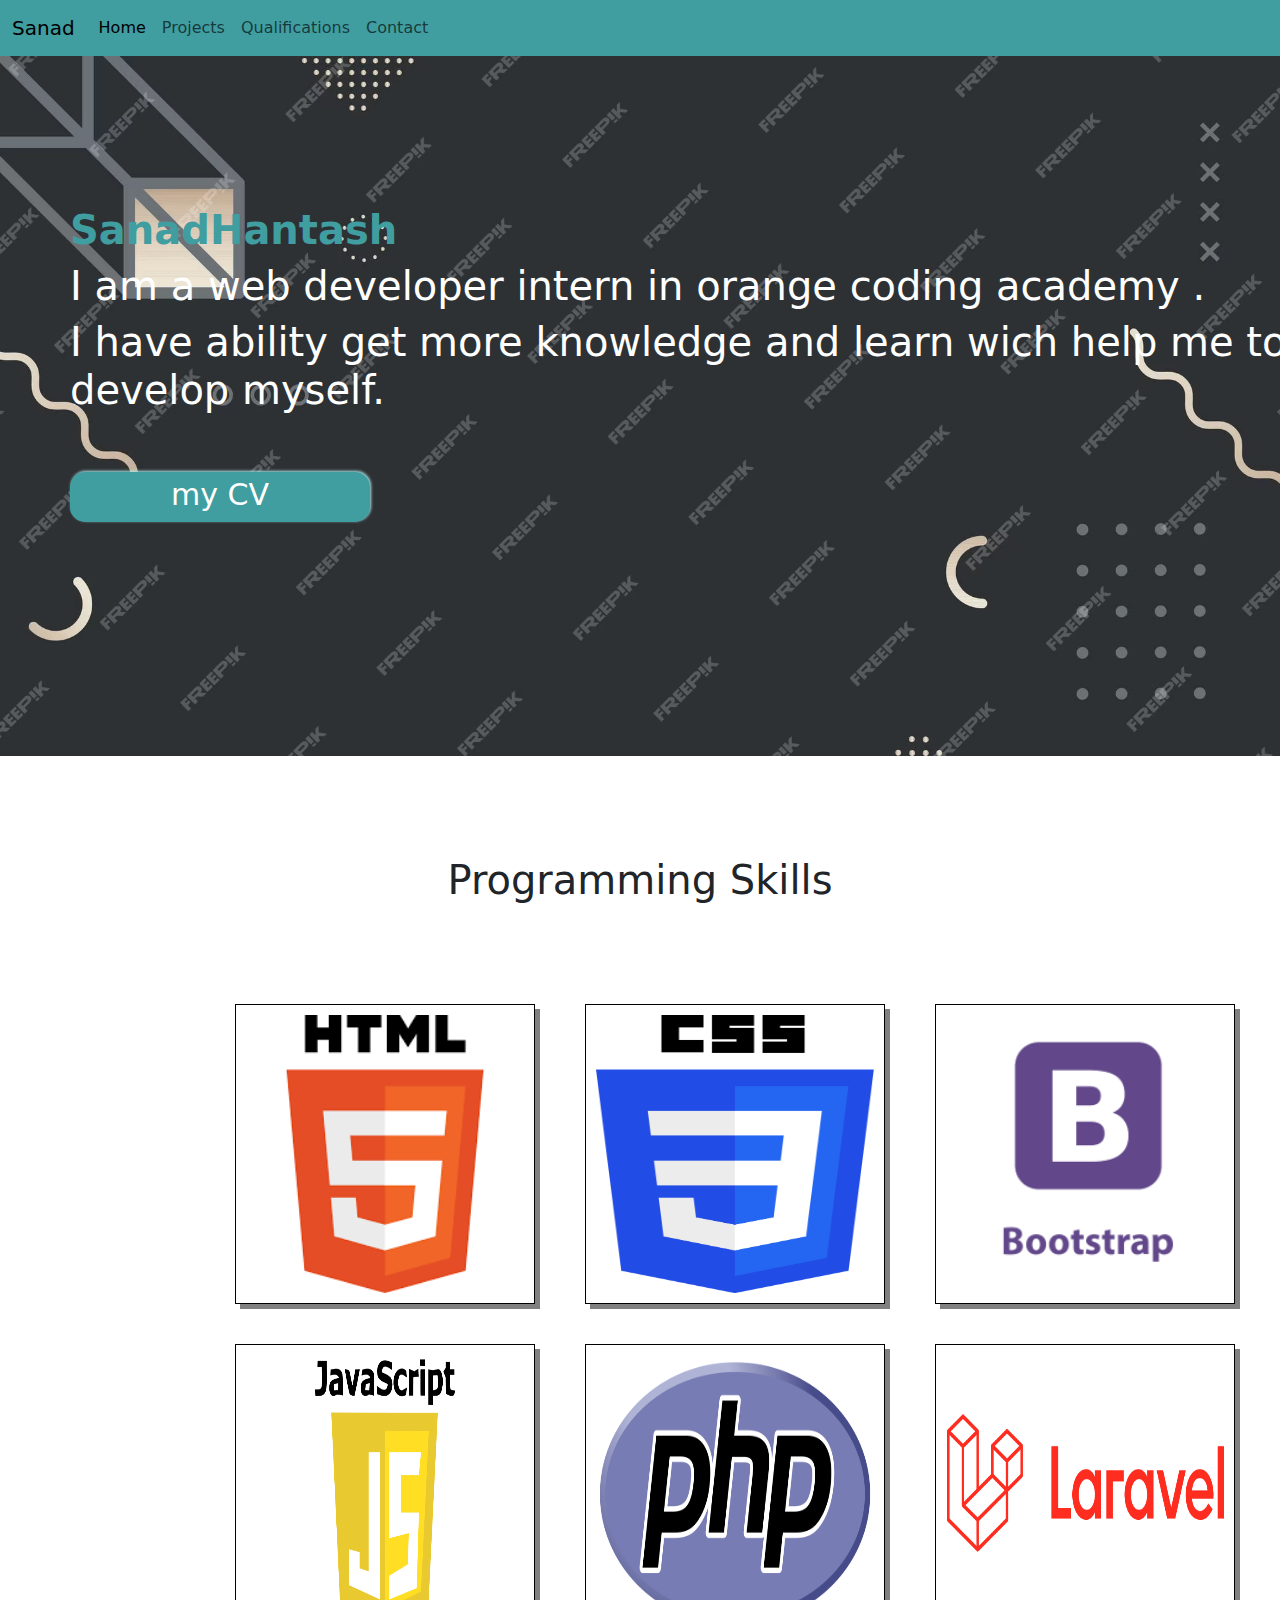
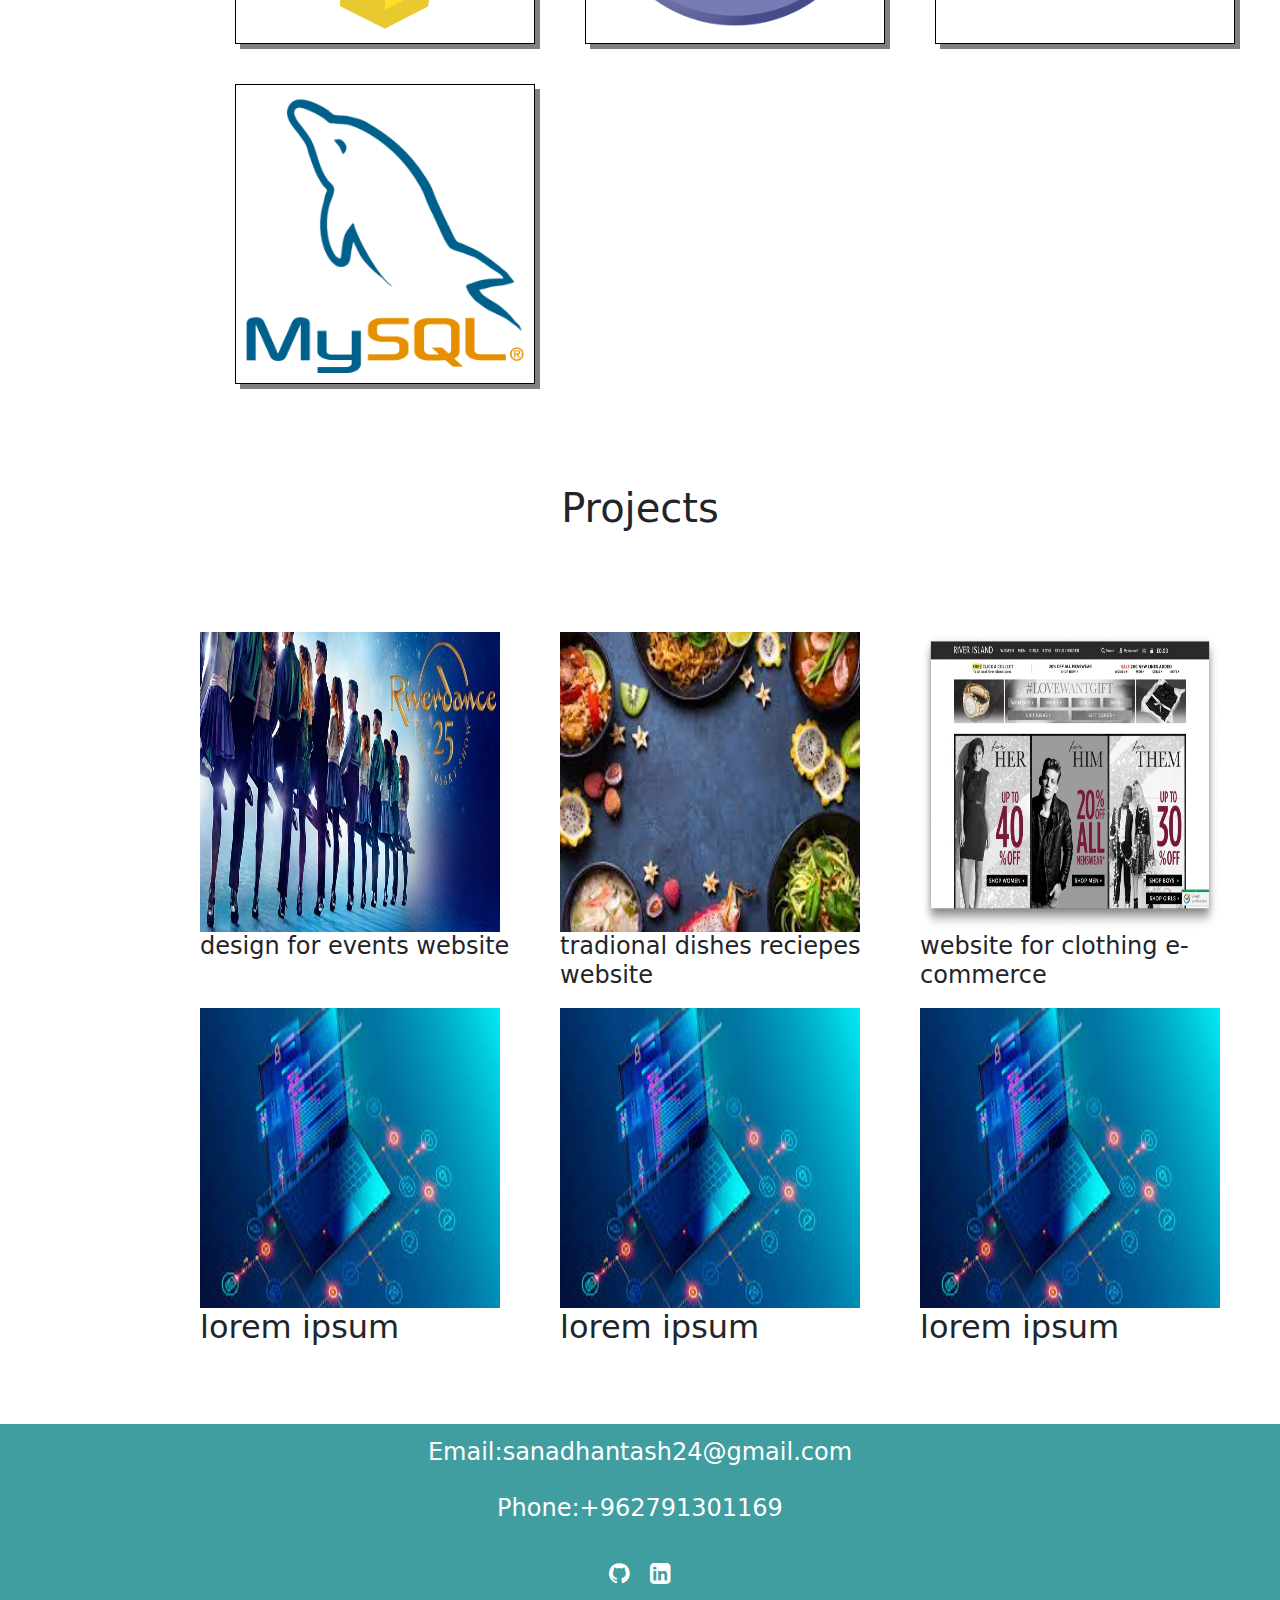
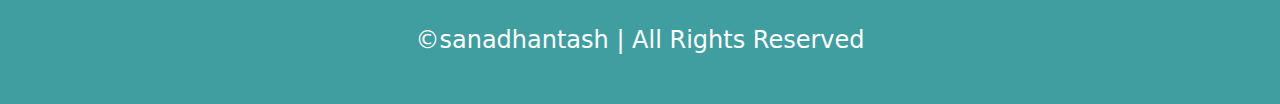
<file: index.html>
<!DOCTYPE html>
<html lang="en">
<head>
    <meta charset="UTF-8">
    <meta name="viewport" content="width=device-width, initial-scale=1.0">
    <title>Home</title>
    <link rel="stylesheet" href="style.css">
    <link href="https://cdn.jsdelivr.net/npm/bootstrap@5.3.2/dist/css/bootstrap.min.css" rel="stylesheet" integrity="sha385-T3c6CoIi6uLrA9TneNEoa7RxnatzjcDSCmG1MXxSR1GAsXEV/Dwwykc2MPK8M2HN" crossorigin="anonymous">
    <script src="https://cdn.jsdelivr.net/npm/bootstrap@5.3.2/dist/js/bootstrap.bundle.min.js" integrity="sha384-C6RzsynM9kWDrMNeT87bh95OGNyZPhcTNXj1NW7RuBCsyN/o0jlpcV8Qyq46cDfL" crossorigin="anonymous"></script>
    <link rel="stylesheet" href="https://cdnjs.cloudflare.com/ajax/libs/font-awesome/4.7.0/css/font-awesome.min.css">
</head>
<body>
    
  
        <nav class="navbar navbar-expand-lg " style="background-color: rgb(64, 157, 160);">
            <div class="container-fluid">
                <a class="navbar-brand" href="#">Sanad</a>
                <button class="navbar-toggler" type="button" data-bs-toggle="collapse" data-bs-target="#navbarNav" aria-controls="navbarNav" aria-expanded="false" aria-label="Toggle navigation">
                    <span class="navbar-toggler-icon"></span>
                </button>
                <div class="collapse navbar-collapse" id="navbarNav">
                    <ul class="navbar-nav">
                    <li class="nav-item">
                        <a class="nav-link active" aria-current="page" href="#">Home</a>
                    </li>
                    <li class="nav-item">
                        <a class="nav-link" href="#myprojects">Projects</a>
                    </li>
                    <li class="nav-item">
                        <a class="nav-link" href="time.html">Qualifications</a>
                    </li>
                    <li class="nav-item">
                        <a class="nav-link" href="#contacts">Contact</a>
                    </li>
                    </ul>
                </div>
                </div>
            </nav>
        <div class="hero">

            <div>
                <h1 class="animate">SanadHantash</h1>
                <h1>I am a web developer intern in  orange coding academy .</h1>
                <h1>I have ability get more knowledge and learn wich help me to develop myself.</h1>
                <a href="CV.docx" download class="cv">
                    my CV
                </a>
            </div>
        </div>
    
      
        <h1 class="skill">Programming Skills</h1>
                <div class="skills">
                    <img src="media/html.png" alt="html">
                    <img src="media/CSS3_logo_and_wordmark.svg.png" alt="html">
                    <img src="media/bootstrap-tutorial.png" alt="html">
                    <img src="media/JavaScript-Symbol.png" alt="html">
                    <img src="media/PHP-logo.svg.png" alt="html">
                    <img src="media/1677780279349.png" alt="html">
                    <img src="media/mysql.png" alt="html">
                </div>
            
        
    
    

        <div id="myprojects">
            <h1 class="project">Projects</h1>
            <div class="projects">
                <div class="project1">
                    <a href="detail.html" target="_blank"><div class="image">
                        <img class="photo" src="media/events.jpg" alt="events">
                        <div class="overlay">
                            <div class="title">events world</div>
                        </div>
                    </div></a>
                    <h4>design for events website</h4>
                </div>
                <div class="project2">
                    <div class="image">
                        <img class="photo" src="media/food.jfif" alt="foods">
                        <div class="overlay">
                            <div class="title">my recipe</div>
                        </div>
                    </div>
                    <h4>tradional dishes reciepes website</h4>
                </div>
              
                    
                    <div class="project3">
                        <div class="image">
                            <img class="photo" src="media/63e0d49f7b82cc168c2d9ba7_9_River_Island.jpeg" alt="sports">
                            <div class="overlay">
                                <div class="title">Sport website</div>
                            </div>
                        </div>
                        <h4>website for clothing e-commerce</h4>
                    </div>
                <div class="project4">
                    <div class="image">
                        <img class="photo" src="media/coming.jfif" alt="education">
                        <div class="overlay">
                            <div class="title">>comming soon<</div>
                        </div>
                    </div>
                    <h2>lorem ipsum</h2>
                </div>
                <div class="project5">
                    <div class="image">
                        <img class="photo" src="media/coming.jfif" alt="events">
                        <div class="overlay">
                            <div class="title">comming soon</div>
                        </div>
                    </div>
                    <h2>lorem ipsum</h2>
                </div>
                <div class="project6">
                    <div class="image">
                        <img class="photo" src="media/coming.jfif" alt="events">
                        <div class="overlay">
                            <div class="title">comming soon</div>
                        </div>
                    </div>
                    <h2>lorem ipsum</h2>
                </div>
            </div>
     
        
        
<div id="contacts">
        </body>

    <footer class="footer">
 
        
            <div class="flex">
                <div class="information">
                    <div class="email"> Email: <a href="mailto:sanadhantash24@gmail.com">sanadhantash24@gmail.com</a></div>
                    <div class="phone">Phone: <a href="tel:+962791301169">+962791301169</a></div>
                    <div class="links">
                        <div class="github">
                            <a href="https://github.com/SanadHantash" class="github" target="_blank"><i style="font-size:24px" class="fa">&#xf09b;</i></a>
                        </div>
                        <div class="linkedin">
                            <a href="https://www.linkedin.com/in/sanad-hantash-486080167/" class="linkedin" target="_blank"><i style="font-size:24px" class="fa">&#xf08c;</i></a>
                        </div>    
                    </div>
                    <div class="copyright">
                        &copy;sanadhantash | All Rights Reserved
                    </div>
                </div>
            </div>
    </footer>
</div>
</html>
</file>
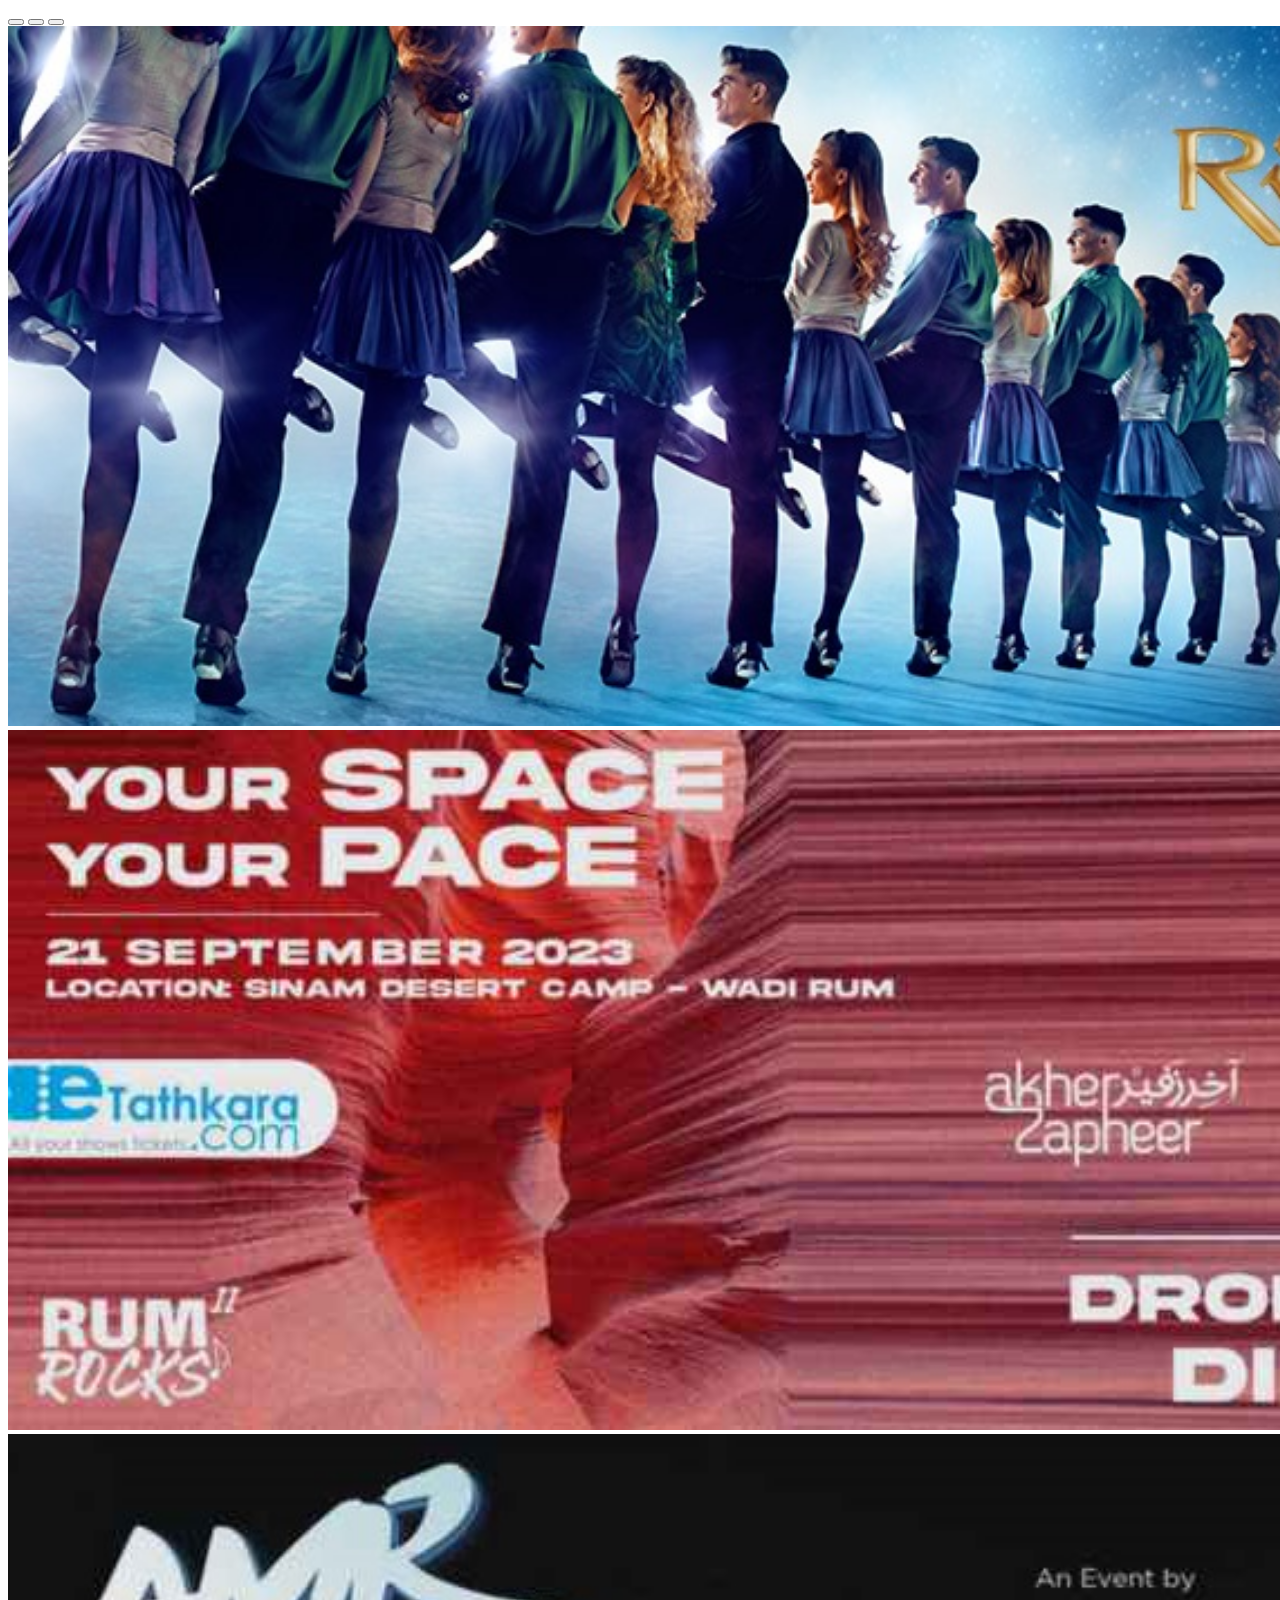
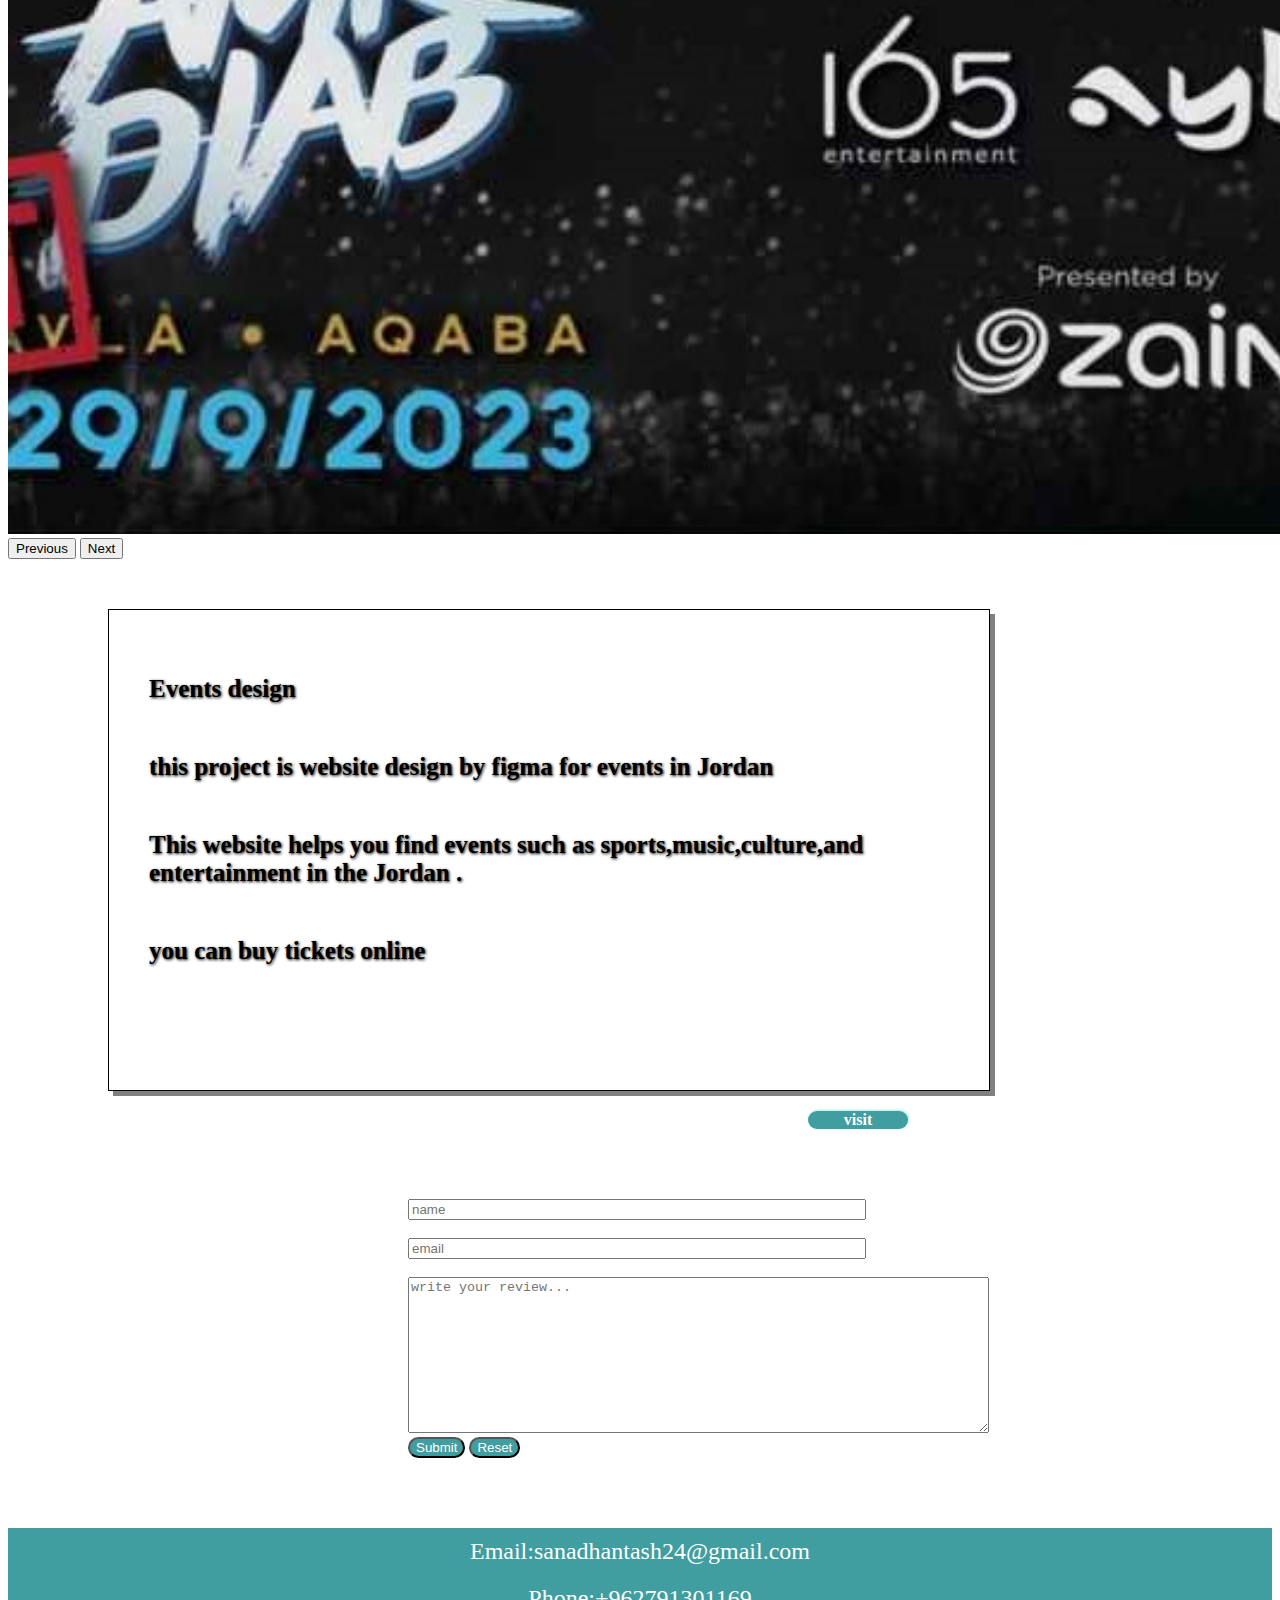
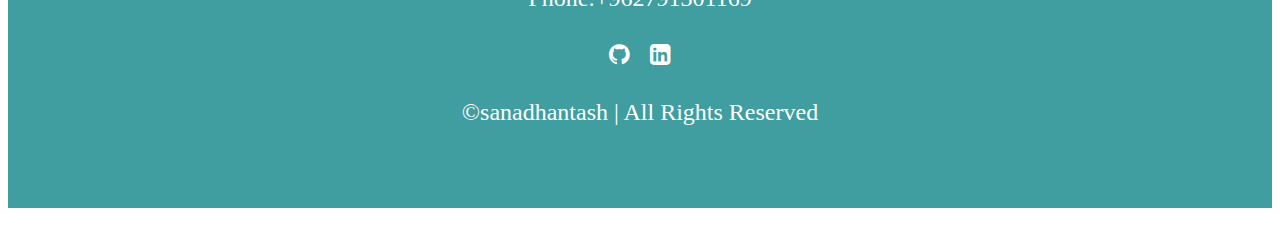
<file: detail.html>
<!DOCTYPE html>
<html lang="en">
<head>
    <meta charset="UTF-8">
    <meta name="viewport" content="width=device-width, initial-scale=1.0">
    <title>Detail</title>
    <link rel="stylesheet" href="detail.css">
    <link href="https://cdn.jsdelivr.net/npm/bootstrap@5.3.2/dist/css/bootstrap.min.css" rel="stylesheet" integrity="sha384-T3c6CoIi6uLrA9TneNEoa7RxnatzjcDSCmG1MXxSR1GAsXEV/Dwwykc2MPK8M2HN" crossorigin="anonymous">
    <script src="https://cdn.jsdelivr.net/npm/bootstrap@5.3.2/dist/js/bootstrap.bundle.min.js" integrity="sha384-C6RzsynM9kWDrMNeT87bh95OGNyZPhcTNXj1NW7RuBCsyN/o0jlpcV8Qyq46cDfL" crossorigin="anonymous"></script>
    <link rel="stylesheet" href="https://cdnjs.cloudflare.com/ajax/libs/font-awesome/4.7.0/css/font-awesome.min.css">
</head>
<body>
 
    <div id="carouselExampleIndicators" class="carousel slide">
        <div class="carousel-indicators">
          <button type="button" data-bs-target="#carouselExampleIndicators" data-bs-slide-to="0" class="active" aria-current="true" aria-label="Slide 1"></button>
          <button type="button" data-bs-target="#carouselExampleIndicators" data-bs-slide-to="1" aria-label="Slide 2"></button>
          <button type="button" data-bs-target="#carouselExampleIndicators" data-bs-slide-to="2" aria-label="Slide 3"></button>
        </div>
        <div class="carousel-inner">
          <div class="carousel-item active">
            <img src="media/events.jpg" class="d-block w-100" alt="..." height="700px">
          </div>
          <div class="carousel-item">
            <img src="media/e.jfif" class="d-block w-100" alt="..." height="700px">
          </div>
          <div class="carousel-item">
            <img src="media/d.jfif" class="d-block w-100" alt="..." height="700px">
          </div>
        </div>
        <button class="carousel-control-prev" type="button" data-bs-target="#carouselExampleIndicators" data-bs-slide="prev">
          <span class="carousel-control-prev-icon" aria-hidden="true"></span>
          <span class="visually-hidden">Previous</span>
        </button>
        <button class="carousel-control-next" type="button" data-bs-target="#carouselExampleIndicators" data-bs-slide="next">
          <span class="carousel-control-next-icon" aria-hidden="true"></span>
          <span class="visually-hidden">Next</span>
        </button>
      </div>
    <div class="details">
        
        <h3>Events design</h3> 
        <h3>this project is website design by figma for events in Jordan</h3>
        <h3>This website helps you find events such as sports,music,culture,and entertainment in the Jordan .</h3> 
        <h3>you can buy tickets online</h3>
    </div>

        <a href="https://www.figma.com/file/S27zKxxoKDPd55x6BgWcfE/Event-Mockup?type=design&node-id=0-1&mode=design&t=lgg1K7q1w4LCezgd-0" target="_blank" class="figma"><h4 class="figma">visit</h4></a>
        
        <div class="feedback">
            <form action="#" method="post">
                <input type="text" placeholder="name" required><br><br>
                <input type="email" placeholder="email" required><br><br>
                <textarea rows="10" cols="70" placeholder="write your review..."></textarea><br>
                    <div class="buttons"></div>
                    <button type="submit" value="Submit">Submit</button>
                    <button type="reset" value="Reset">Reset</button>
            </form>
        </div>
</body>

<footer class="footer">
 
        
    <div class="flex">
        <div class="information">
            <div class="email"> Email: <a href="mailto:sanadhantash24@gmail.com">sanadhantash24@gmail.com</a></div>
            <div class="phone">Phone: <a href="tel:+962791301169">+962791301169</a></div>
            <div class="links">
                <div class="github">
                    <a href="https://github.com/SanadHantash" class="github" target="_blank"><i style="font-size:24px" class="fa">&#xf09b;</i></a>
                </div>
                <div class="linkedin">
                    <a href="https://www.linkedin.com/in/sanad-hantash-486080167/" class="linkedin" target="_blank"><i style="font-size:24px" class="fa">&#xf08c;</i></a>
                </div>    
            </div>
            <div class="copyright">
                &copy;sanadhantash | All Rights Reserved
            </div>
        </div>
    </div>
</footer>
</html>
</file>
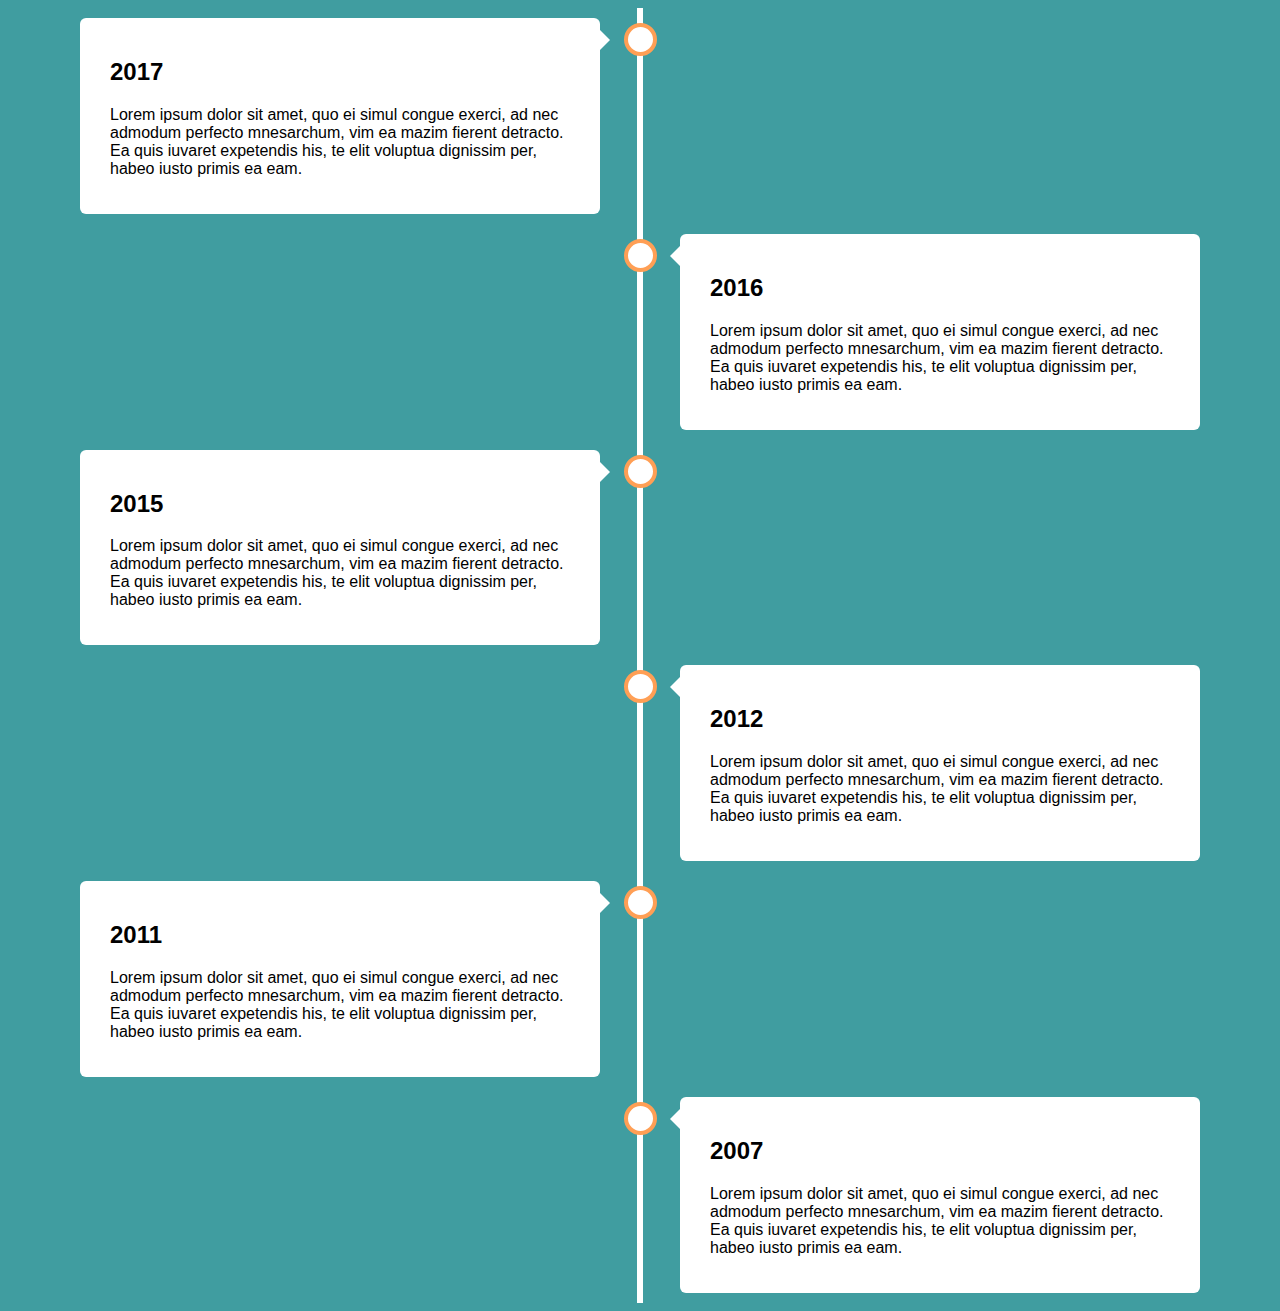
<file: time.html>
<!DOCTYPE html>
<html lang="en">
<head>
    <meta charset="UTF-8">
    <meta name="viewport" content="width=device-width, initial-scale=1.0">
    <title>Document</title>
    <link rel="stylesheet" href="time.css">
</head>
<body>
  <div class="timeline">
    <div class="container left">
      <div class="content">
        <h2>2017</h2>
        <p>Lorem ipsum dolor sit amet, quo ei simul congue exerci, ad nec admodum perfecto mnesarchum, vim ea mazim fierent detracto. Ea quis iuvaret expetendis his, te elit voluptua dignissim per, habeo iusto primis ea eam.</p>
      </div>
    </div>
    <div class="container right">
      <div class="content">
        <h2>2016</h2>
        <p>Lorem ipsum dolor sit amet, quo ei simul congue exerci, ad nec admodum perfecto mnesarchum, vim ea mazim fierent detracto. Ea quis iuvaret expetendis his, te elit voluptua dignissim per, habeo iusto primis ea eam.</p>
      </div>
    </div>
    <div class="container left">
      <div class="content">
        <h2>2015</h2>
        <p>Lorem ipsum dolor sit amet, quo ei simul congue exerci, ad nec admodum perfecto mnesarchum, vim ea mazim fierent detracto. Ea quis iuvaret expetendis his, te elit voluptua dignissim per, habeo iusto primis ea eam.</p>
      </div>
    </div>
    <div class="container right">
      <div class="content">
        <h2>2012</h2>
        <p>Lorem ipsum dolor sit amet, quo ei simul congue exerci, ad nec admodum perfecto mnesarchum, vim ea mazim fierent detracto. Ea quis iuvaret expetendis his, te elit voluptua dignissim per, habeo iusto primis ea eam.</p>
      </div>
    </div>
    <div class="container left">
      <div class="content">
        <h2>2011</h2>
        <p>Lorem ipsum dolor sit amet, quo ei simul congue exerci, ad nec admodum perfecto mnesarchum, vim ea mazim fierent detracto. Ea quis iuvaret expetendis his, te elit voluptua dignissim per, habeo iusto primis ea eam.</p>
      </div>
    </div>
    <div class="container right">
      <div class="content">
        <h2>2007</h2>
        <p>Lorem ipsum dolor sit amet, quo ei simul congue exerci, ad nec admodum perfecto mnesarchum, vim ea mazim fierent detracto. Ea quis iuvaret expetendis his, te elit voluptua dignissim per, habeo iusto primis ea eam.</p>
      </div>
    </div>
  </div>
</body>
</html>
</file>
<file: style.css>
/* Hero Section*/

.hero
{
    background-image: url("media/background.avif");
    background-size: 100%;
    height: 700px;
    background-repeat: no-repeat;
}
.hero div{
    position: relative;
    top: 150px;
    left: 70px;
    display: flex;
    flex-direction: column;
    color: white;
}


.hero .cv{
    background-color: rgb(64, 157, 160);
    color: white;
    font-size: 30px;
    text-decoration: none;
    text-align: center;
    width: 300px;
    height: 50px;
    border-radius: 15px;
    margin-top: 50px;
    box-shadow: 1px -1px 3px rgb(173, 231, 233);
    
}



h1.animate
{   
    color: rgb(64, 157, 160);
    font-size: 40px;
    font-weight: bold;
    animation: typing 5s steps(10) infinite;
    overflow: hidden;
}

@keyframes typing
{
    0%,90%,100%
    {
        width: 0;
    }
    30%,60%
    {
        width: 300px;
    }
}

/*skills*/
.skill{
    text-align: center;
    margin-top: 100px;
}

.skills
{
    display: grid;
    grid-template-columns: repeat(3,350px); 
    margin-top: 100px;
    margin-left: 200px;
    row-gap: 40px;
}

.skills img{
    width: 300px;
    height:300px;
    margin-left: 35px;
    padding:10px;
    border: 1px solid black;
    box-shadow: 5px 5px gray;
}


/*projects*/

.project{
    text-align: center;
    margin-top: 100px;
}

.projects
{
    margin-top:100px;
    margin-left:200px;
    display: grid;
    grid-template-columns: repeat(3,350px);
    row-gap: 10px;
    column-gap: 10px;
}
.projects .image
{
    position: relative;
    width:300px;
    height:300px;
}
.photo{
    width:100%;
    height: 100%;
}

.overlay
{
    position: absolute;
    top: 0;
    left: 0;
    width: 100%;
    height: 100%;
    background-color: rgba(0, 0, 0, 0.6);
    color: white;
    display: flex;
    align-items: center;
    justify-content: center;
    opacity: 0;
}

.title{
    font-size: 20px;
    font-weight: bold;
}

.overlay:hover{
    opacity: 1;
}

  



/*footer*/
.footer
{
    background-color: rgb(64, 157, 160);
    color: white;
    height: 280px;
    margin-top:70px;
    font-size: 24px;
}




.information div{
    display: flex;
    justify-content: center;
    padding: 10px;
}

.information a{
    text-decoration: none;
    color: white;
}


.footer .flex
{
    
    display: flex;
    justify-content: center;
}


/*responsive*/


@media (max-width: 768px) {
    .hero {
        height: 500px;
    }

    .hero div {
        top: 50px;
        left: 20px;
    }

    .hero .cv {
        width: 200px;
        height: 40px;
        font-size: 24px;
        margin-top: 20px;
    }

    .skills, .projects {
        grid-template-columns: repeat(1, 1fr);
        margin-left: 20px;
    }

    .skills img, .projects .image {
        max-width: 100%;
    }
    h1.animate {
        font-size: 30px;
    }

    /* Center h1 text for smaller screens */
    h1.animate::before, h1.animate::after {
        content: "";
        flex: 1;
    }

    /* Adjust skills section for smaller screens */
    .skills {
        grid-template-columns: repeat(1, 1fr);
    }

    /* Adjust projects section for smaller screens */
    .projects {
        grid-template-columns: repeat(1, 1fr);
    }

    .footer {
        padding: 10px;
        font-size: 16px;
    }

    .information div {
        padding: 5px;
    }
}
</file>
<file: detail.css>
.details{
    border:1px solid black;
    display: flex;
    flex-direction: column;
    width: 800px;
    height: 400px;
    padding: 40px;
    box-shadow: 5px 5px gray;
    text-shadow: 1px 1px 3px black;
    margin-top: 50px;
    margin-left: 100px;
}

.details h3
{ 
    font-size: 25px;
}


.figma
{
    background-color: rgb(64, 157, 160);
    color: white;
    text-decoration: none;
    text-align: center;
    width: 100px;
    border-radius: 15px;
    box-shadow: 1px -1px 3px rgb(173, 231, 233);
    margin-top: 20px;
    margin-left: 800px;
}

.feedback
{
    display: flex;
    flex-direction: column;
    justify-content: end;
    margin-left:400px ;
    margin-top: 70px;
}

.feedback input{
    width: 450px;
}
.feedback button
{
    background-color: rgb(64, 157, 160);;
    color: white;
    border-radius: 15px;
}

.footer
{
    background-color: rgb(64, 157, 160);
    color: white;
    height: 280px;
    margin-top:70px;
    font-size: 24px;
}




.information div{
    display: flex;
    justify-content: center;
    padding: 10px;
}

.information a{
    text-decoration: none;
    color: white;
}


.footer .flex
{
    
    display: flex;
    justify-content: center;
}


@media (max-width: 768px) {

    .details {
        width: 90%;
        margin: 20px auto;
        padding: 20px;
    }

    .figma {
        margin: 20px auto;
    }

    .feedback {
        margin: 20px auto;
    }

    .feedback input {
        width: 100%;
    }
    

}
</file>
<file: time.css>
* {
    box-sizing: border-box;
  }
  
  body {
    background-color: rgb(64, 157, 160);;
    font-family: Helvetica, sans-serif;
  }
  
  /* The actual timeline (the vertical ruler) */
  .timeline {
    position: relative;
    max-width: 1200px;
    margin: 0 auto;
  }
  
  /* The actual timeline (the vertical ruler) */
  .timeline::after {
    content: '';
    position: absolute;
    width: 6px;
    background-color: white;
    top: 0;
    bottom: 0;
    left: 50%;
    margin-left: -3px;
  }
  
  /* Container around content */
  .container {
    padding: 10px 40px;
    position: relative;
    background-color: inherit;
    width: 50%;
  }
  
  /* The circles on the timeline */
  .container::after {
    content: '';
    position: absolute;
    width: 25px;
    height: 25px;
    right: -17px;
    background-color: white;
    border: 4px solid #FF9F55;
    top: 15px;
    border-radius: 50%;
    z-index: 1;
  }
  
  /* Place the container to the left */
  .left {
    left: 0;
  }
  
  /* Place the container to the right */
  .right {
    left: 50%;
  }
  
  /* Add arrows to the left container (pointing right) */
  .left::before {
    content: " ";
    height: 0;
    position: absolute;
    top: 22px;
    width: 0;
    z-index: 1;
    right: 30px;
    border: medium solid white;
    border-width: 10px 0 10px 10px;
    border-color: transparent transparent transparent white;
  }
  
  /* Add arrows to the right container (pointing left) */
  .right::before {
    content: " ";
    height: 0;
    position: absolute;
    top: 22px;
    width: 0;
    z-index: 1;
    left: 30px;
    border: medium solid white;
    border-width: 10px 10px 10px 0;
    border-color: transparent white transparent transparent;
  }
  
  /* Fix the circle for containers on the right side */
  .right::after {
    left: -16px;
  }
  
  /* The actual content */
  .content {
    padding: 20px 30px;
    background-color: white;
    position: relative;
    border-radius: 6px;
  }
  
  /* Media queries - Responsive timeline on screens less than 600px wide */
  @media screen and (max-width: 600px) {
    /* Place the timelime to the left */
    .timeline::after {
    left: 31px;
    }
    
    /* Full-width containers */
    .container {
    width: 100%;
    padding-left: 70px;
    padding-right: 25px;
    }
    
    /* Make sure that all arrows are pointing leftwards */
    .container::before {
    left: 60px;
    border: medium solid white;
    border-width: 10px 10px 10px 0;
    border-color: transparent white transparent transparent;
    }
  
    /* Make sure all circles are at the same spot */
    .left::after, .right::after {
    left: 15px;
    }
    
    /* Make all right containers behave like the left ones */
    .right {
    left: 0%;
    }
  }
</file>
